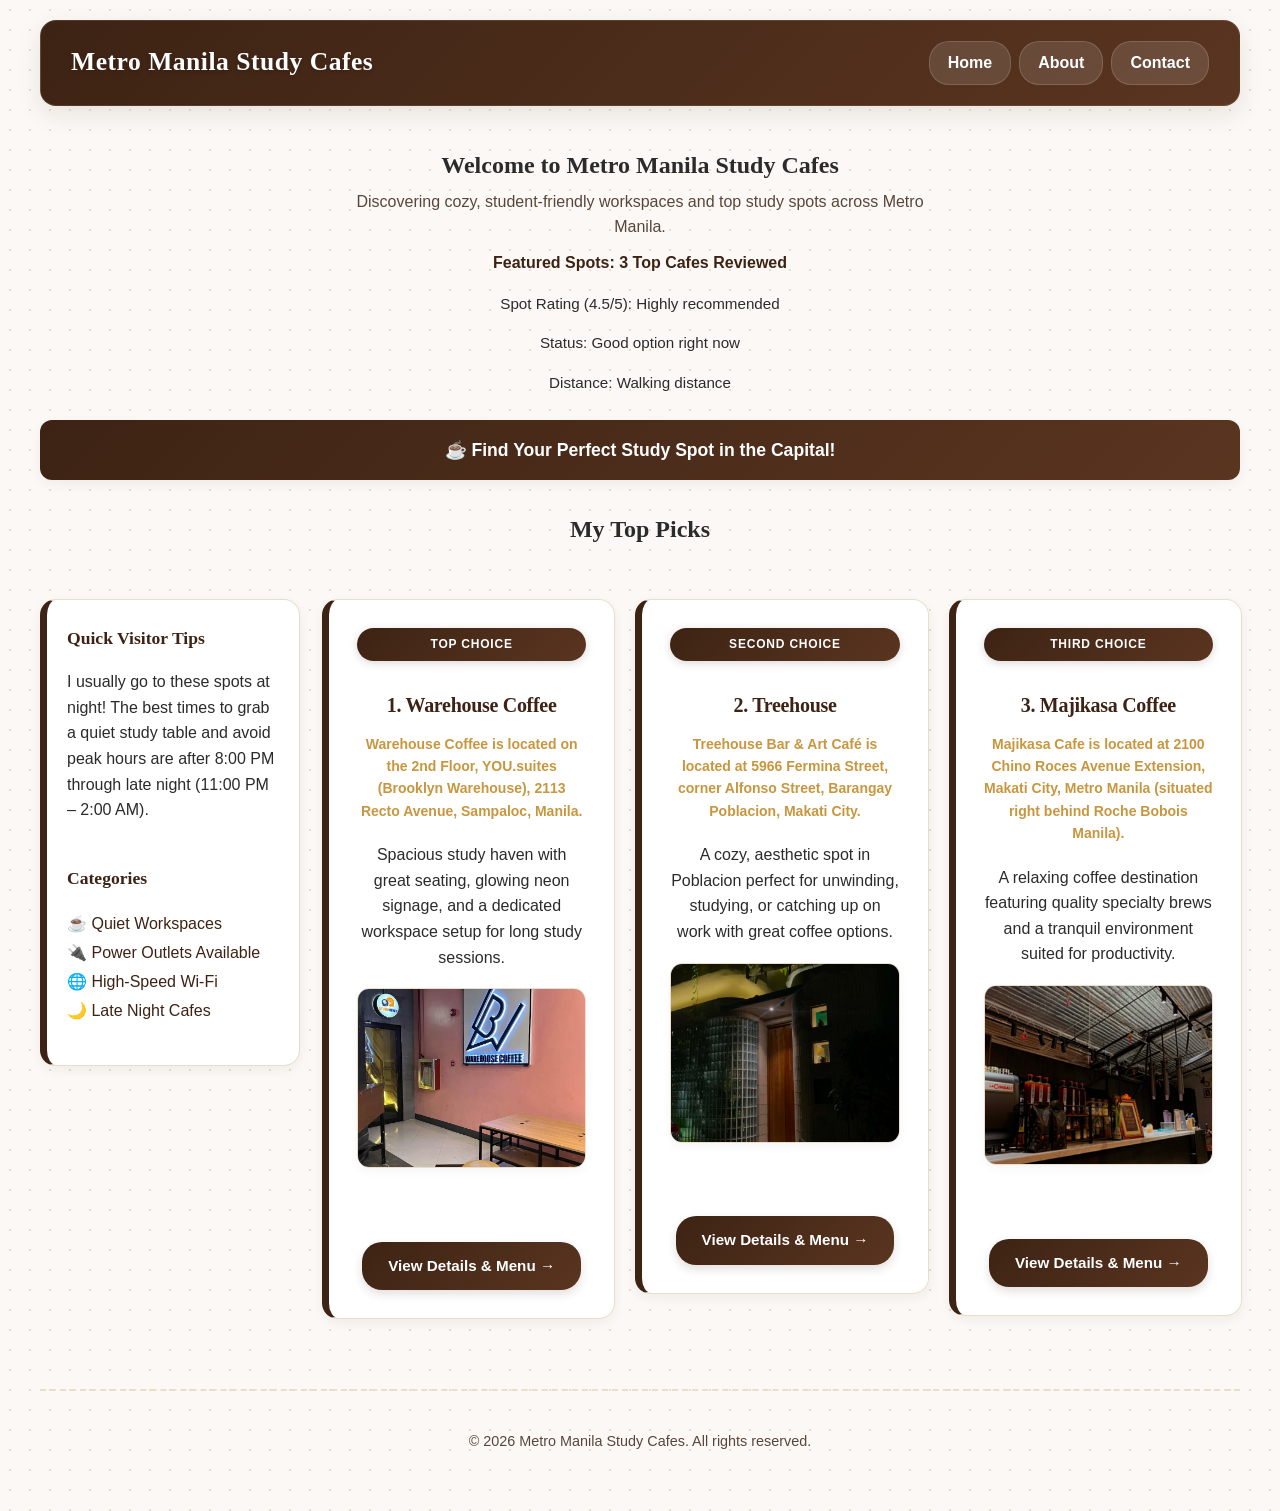
<file: index.html>
<!DOCTYPE html>
<html lang="en">
<head>
  <meta charset="UTF-8">
  <meta name="viewport" content="width=device-width, initial-scale=1.0">
  <title>Metro Manila Study Cafes - Home</title>
  <link rel="stylesheet" href="style.css">
</head>
<body>

  <!-- Activity 7.3 Grid Layout Container -->
  <div class="page">

    <!-- Header Navigation (Task 5.3 Compliant) -->
    <header>
      <h1 id="guide-title">Metro Manila Study Cafes</h1>
      <nav>
        <ul>
          <li><a href="index.html">Home</a></li>
          <li><a href="about.html">About</a></li>
          <li><a href="contact.html">Contact</a></li>
        </ul>
      </nav>
    </header>

    <!-- Top Hero Section (Spans Full Width above Sidebar + Places) -->
    <section class="top-hero">
      <div style="text-align: center; margin-bottom: 25px;">
        <h2 style="font-family: 'Georgia', serif; margin-bottom: 5px;">Welcome to Metro Manila Study Cafes</h2>
        <p style="color: var(--muted-grey); max-width: 600px; margin: 0 auto;">Discovering cozy, student-friendly workspaces and top study spots across Metro Manila.</p>
        
        <!-- JS Calculated Value Display -->
        <p id="review-count" style="font-weight: bold; color: var(--brand-color); margin-top: 10px;"></p>
        
        <!-- Activity 8.3 Decision Outputs -->
        <p id="rating-label" style="font-size: 0.95rem; margin-top: 6px;"></p>
        <p id="budget-check" style="font-size: 0.95rem; margin-top: 4px;"></p>
        <p id="distance-note" style="font-size: 0.95rem; margin-top: 4px;"></p>
      </div>

      <!-- CTA Banner Centered Horizontally & Vertically (Activity 6.3 / Lesson 6.4) -->
      <div class="cta-banner">
        <p style="margin: 0; font-size: 1.1rem; font-weight: 600;">☕ Find Your Perfect Study Spot in the Capital!</p>
      </div>

      <!-- Moved heading inside hero so main and sidebar align perfectly at card top edge -->
      <h2 style="text-align: center; font-family: 'Georgia', serif; margin-top: 25px; margin-bottom: 10px;">My Top Picks</h2>
    </section>

    <!-- Content Area: Sidebar aligned side-by-side with 3 Places -->
    <aside>
      <h3>Quick Visitor Tips</h3>
      <p>I usually go to these spots at night! The best times to grab a quiet study table and avoid peak hours are after 8:00 PM through late night (11:00 PM – 2:00 AM).</p>
      
      <br>

      <h3>Categories</h3>
      <ul style="list-style: none; padding: 0; line-height: 1.8;">
        <li>☕ <a href="#">Quiet Workspaces</a></li>
        <li>🔌 <a href="#">Power Outlets Available</a></li>
        <li>🌐 <a href="#">High-Speed Wi-Fi</a></li>
        <li>🌙 <a href="#">Late Night Cafes</a></li>
      </ul>
    </aside>

    <main>
      <!-- Task 6.4 Responsive Flexbox Container -->
      <div class="place-grid">

        <!-- Place 1 -->
        <table align="center" border="0" cellpadding="0" cellspacing="0" style="width: 100%; margin-bottom: 0;">
          <tr>
            <td>
              <fieldset class="place-card" style="text-align: center;">
                <legend>Top Choice</legend>
                <h3 style="margin: 8px 0; font-size: 20px;">1. Warehouse Coffee</h3>
                <p style="color: var(--accent-gold); font-weight: bold; margin: 4px 0; font-size: 14px;">Warehouse Coffee is located on the 2nd Floor, YOU.suites (Brooklyn Warehouse), 2113 Recto Avenue, Sampaloc, Manila.</p>
                <p style="color: var(--dark-ink); margin-bottom: 18px;">Spacious study haven with great seating, glowing neon signage, and a dedicated workspace setup for long study sessions.</p>
                
                <!-- Warehouse Coffee Image -->
                <a href="places/warehouse-coffee.html">
                  <img src="place1.jpg" alt="Warehouse Coffee">
                </a>
                <br><br>
                
                <!-- View Details Button -->
                <a href="places/warehouse-coffee.html" class="btn-link">
                  View Details & Menu &rarr;
                </a>
              </fieldset>
            </td>
          </tr>
        </table>

        <!-- Place 2 -->
        <table align="center" border="0" cellpadding="0" cellspacing="0" style="width: 100%; margin-bottom: 0;">
          <tr>
            <td>
              <fieldset class="place-card" style="text-align: center;">
                <legend>Second Choice</legend>
                <h3 style="margin: 8px 0; font-size: 20px;">2. Treehouse</h3>
                <p style="color: var(--accent-gold); font-weight: bold; margin: 4px 0; font-size: 14px;">Treehouse Bar & Art Café is located at 5966 Fermina Street, corner Alfonso Street, Barangay Poblacion, Makati City.</p>
                <p style="color: var(--dark-ink); margin-bottom: 18px;">A cozy, aesthetic spot in Poblacion perfect for unwinding, studying, or catching up on work with great coffee options.</p>
                
                <!-- Treehouse Image -->
                <a href="places/treehouse.html">
                  <img src="place2.jpg" alt="Treehouse Poblacion">
                </a>
                <br><br>

                <!-- View Details Button -->
                <a href="places/treehouse.html" class="btn-link">
                  View Details & Menu &rarr;
                </a>
              </fieldset>
            </td>
          </tr>
        </table>

        <!-- Place 3 -->
        <table align="center" border="0" cellpadding="0" cellspacing="0" style="width: 100%; margin-bottom: 0;">
          <tr>
            <td>
              <fieldset class="place-card" style="text-align: center;">
                <legend>Third Choice</legend>
                <h3 style="margin: 8px 0; font-size: 20px;">3. Majikasa Coffee</h3>
                <p style="color: var(--accent-gold); font-weight: bold; margin: 4px 0; font-size: 14px;">Majikasa Cafe is located at 2100 Chino Roces Avenue Extension, Makati City, Metro Manila (situated right behind Roche Bobois Manila).</p>
                <p style="color: var(--dark-ink); margin-bottom: 18px;">A relaxing coffee destination featuring quality specialty brews and a tranquil environment suited for productivity.</p>
                
                <!-- Majikasa Coffee Image -->
                <a href="places/majikasa-coffee.html">
                  <img src="place3.jpg" alt="Majikasa Coffee Makati">
                </a>
                <br><br>

                <!-- View Details Button -->
                <a href="places/majikasa-coffee.html" class="btn-link">
                  View Details & Menu &rarr;
                </a>
              </fieldset>
            </td>
          </tr>
        </table>

      </div>

    </main>

    <footer>
      <p id="footer-copyright">&copy; 2026 Metro Manila Study Cafes. All rights reserved.</p>
    </footer>

  </div>

  <!-- Activity 8.1 / 8.3 Linked Script -->
  <script src="script.js"></script>
</body>
</html>
</file>
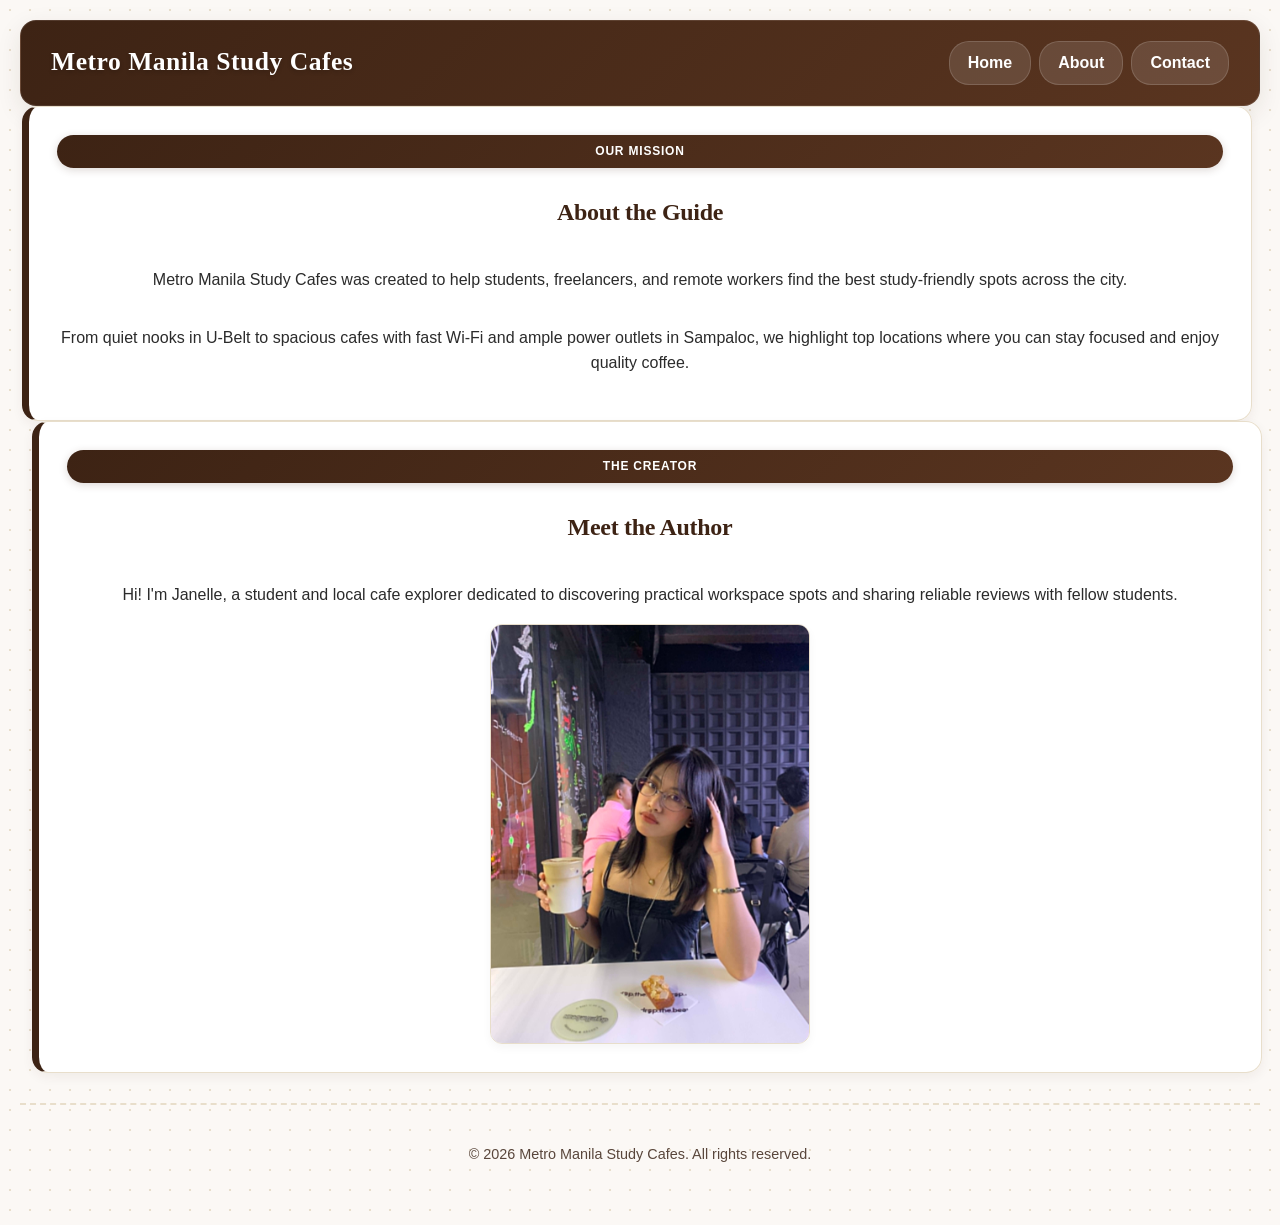
<file: about.html>
<!DOCTYPE html>
<html lang="en">
<head>
  <meta charset="UTF-8">
  <meta name="viewport" content="width=device-width, initial-scale=1.0">
  <title>Metro Manila Study Cafes - About</title>
  <link rel="stylesheet" href="style.css">
</head>
<body>

  <!-- Navigation Bar Container -->
  <header>
    <h1 id="guide-title">Metro Manila Study Cafes</h1>
    <nav>
      <ul>
        <li><a href="index.html">Home</a></li>
        <li><a href="about.html">About</a></li>
        <li><a href="contact.html">Contact</a></li>
      </ul>
    </nav>
  </header>

  <main>
    
    <div class="place-grid">
      <table align="center" border="0" cellpadding="0" cellspacing="0" style="width: 100%;">
        <tr>
          <!-- Our Mission Section -->
          <td valign="top" style="width: 50%; padding-right: 10px;">
            <fieldset class="place-card" style="text-align: center;">
              <legend>Our Mission</legend>
              <h2 style="margin-top: 5px;">About the Guide</h2>
              <p style="color: var(--dark-ink); line-height: 1.6;">Metro Manila Study Cafes was created to help students, freelancers, and remote workers find the best study-friendly spots across the city.</p>
              <p style="color: var(--dark-ink); line-height: 1.6;">From quiet nooks in U-Belt to spacious cafes with fast Wi-Fi and ample power outlets in Sampaloc, we highlight top locations where you can stay focused and enjoy quality coffee.</p>
            </fieldset>
          </td>

          <!-- Creator Section -->
          <td valign="top" style="width: 50%; padding-left: 10px;">
            <fieldset class="place-card" style="text-align: center;">
              <legend>The Creator</legend>
              <h2 style="margin-top: 5px;">Meet the Author</h2>
              <p style="color: var(--dark-ink); line-height: 1.6;">Hi! I'm Janelle, a student and local cafe explorer dedicated to discovering practical workspace spots and sharing reliable reviews with fellow students.</p>
              <img src="profile.jpg" alt="Janelle" width="220" style="margin-top: 10px;">
            </fieldset>
          </td>
        </tr>
      </table>
    </div>

  </main>

  <footer>
    <p id="footer-copyright">&copy; 2026 Metro Manila Study Cafes. All rights reserved.</p>
  </footer>

  <!-- Activity 8.1 Linked Script -->
  <script src="script.js"></script>
</body>
</html>
</file>
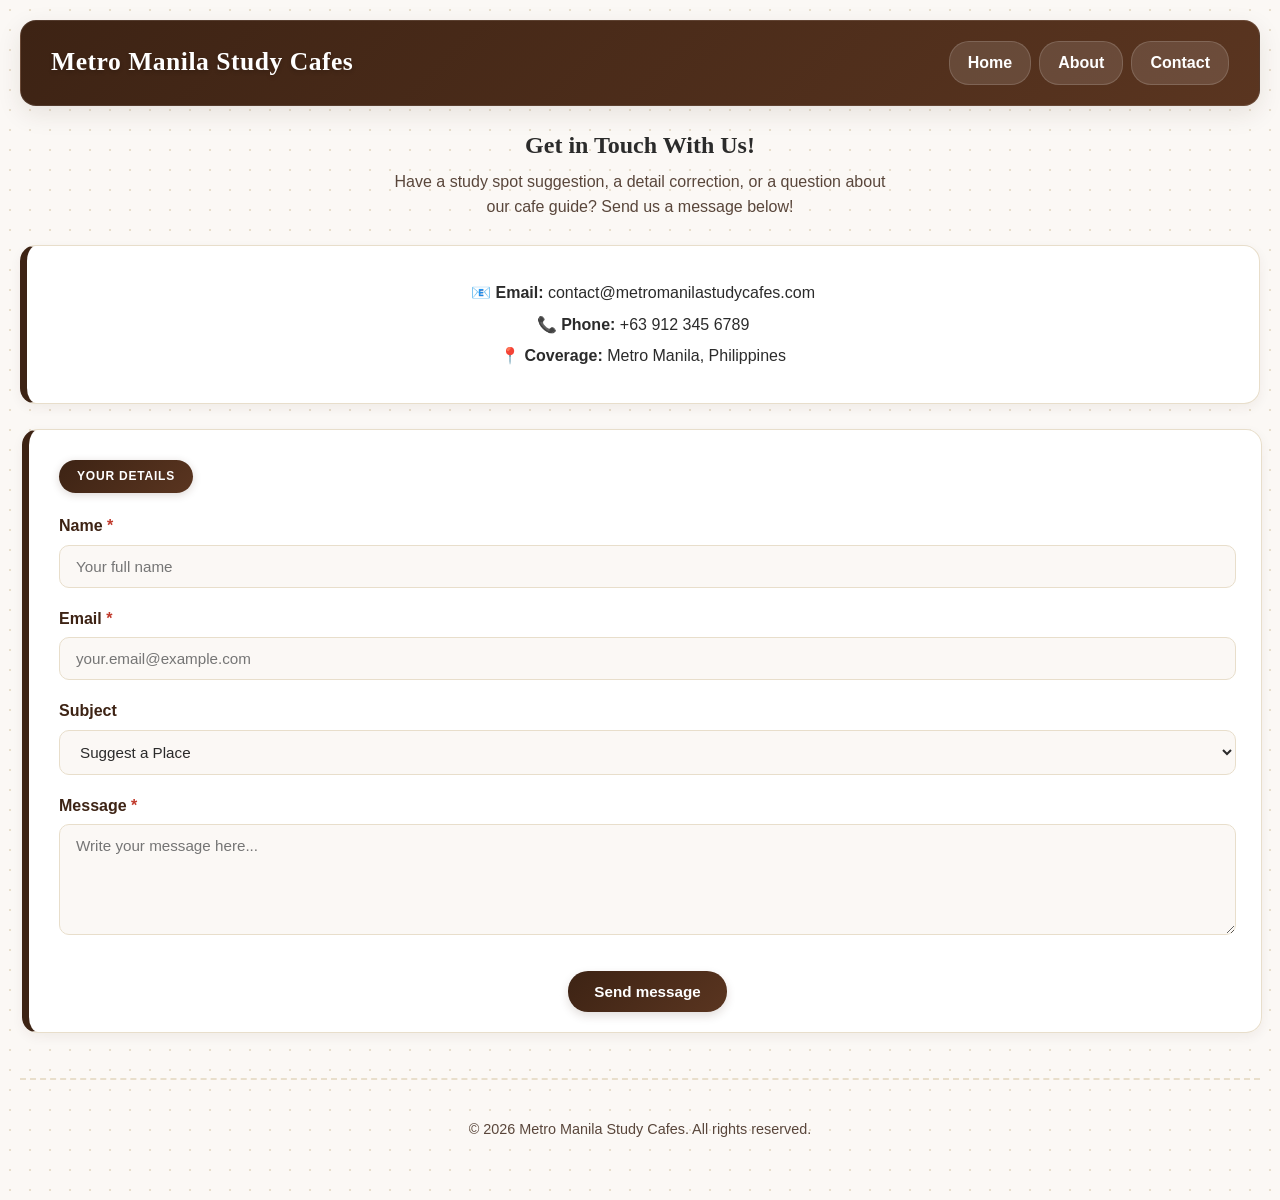
<file: contact.html>
<!DOCTYPE html>
<html lang="en">
<head>
  <meta charset="UTF-8">
  <meta name="viewport" content="width=device-width, initial-scale=1.0">
  <title>Metro Manila Study Cafes - Contact</title>
  <link rel="stylesheet" href="style.css">
</head>
<body>

  <!-- Navigation Bar Container -->
  <header>
    <h1 id="guide-title">Metro Manila Study Cafes</h1>
    <nav>
      <ul>
        <li><a href="index.html">Home</a></li>
        <li><a href="about.html">About</a></li>
        <li><a href="contact.html">Contact</a></li>
      </ul>
    </nav>
  </header>

  <main style="max-width: 550px;">
    <section style="text-align: center; margin-bottom: 25px;">
      <h2 style="font-family: 'Georgia', serif; margin-bottom: 5px;">Get in Touch With Us!</h2>
      <p style="color: var(--muted-grey); max-width: 500px; margin: 0 auto;">
        Have a study spot suggestion, a detail correction, or a question about our cafe guide? Send us a message below!
      </p>
    </section>

    <!-- Info Box -->
    <table align="center" border="0" cellpadding="0" cellspacing="0" style="width: 100%; margin-bottom: 25px;">
      <tr>
        <td>
          <div class="place-card" style="text-align: center; padding: 15px; border-radius: 16px !important; overflow: hidden !important;">
            <p style="margin: 6px 0;"><b>📧 Email:</b> contact@metromanilastudycafes.com</p>
            <p style="margin: 6px 0;"><b>📞 Phone:</b> +63 912 345 6789</p>
            <p style="margin: 6px 0;"><b>📍 Coverage:</b> Metro Manila, Philippines</p>
          </div>
        </td>
      </tr>
    </table>

    <!-- Contact Form -->
    <form action="contact.html" method="get">
      <table align="center" border="0" cellpadding="0" cellspacing="0" style="width: 100%;">
        <tr>
          <td>
            <fieldset style="border-radius: 16px !important; border-top-left-radius: 16px !important; border-bottom-left-radius: 16px !important; overflow: hidden !important;">
              <legend>Your details</legend>

              <label for="user-name" style="color: var(--brand-color); font-weight: bold; display: block; margin-bottom: 6px;">Name <span style="color: #c0392b;">*</span></label>
              <input type="text" id="user-name" name="user-name" required placeholder="Your full name">

              <label for="user-email" style="color: var(--brand-color); font-weight: bold; display: block; margin-bottom: 6px;">Email <span style="color: #c0392b;">*</span></label>
              <input type="email" id="user-email" name="user-email" required placeholder="your.email@example.com">

              <label for="subject" style="color: var(--brand-color); font-weight: bold; display: block; margin-bottom: 6px;">Subject</label>
              <select id="subject" name="subject">
                <option value="suggest-place">Suggest a Place</option>
                <option value="correct-detail">Correct a Detail</option>
                <option value="ask-question">Ask a Question</option>
                <option value="something-else">Something Else</option>
              </select>

              <label for="message" style="color: var(--brand-color); font-weight: bold; display: block; margin-bottom: 6px;">Message <span style="color: #c0392b;">*</span></label>
              <textarea id="message" name="message" rows="5" required placeholder="Write your message here..."></textarea>

              <div style="text-align: center; margin-top: 10px;">
                <button type="submit">Send message</button>
              </div>
            </fieldset>
          </td>
        </tr>
      </table>
    </form>
  </main>

  <footer>
    <p id="footer-copyright">&copy; 2026 Metro Manila Study Cafes. All rights reserved.</p>
  </footer>

  <!-- Activity 8.1 Linked Script -->
  <script src="script.js"></script>
</body>
</html>
</file>
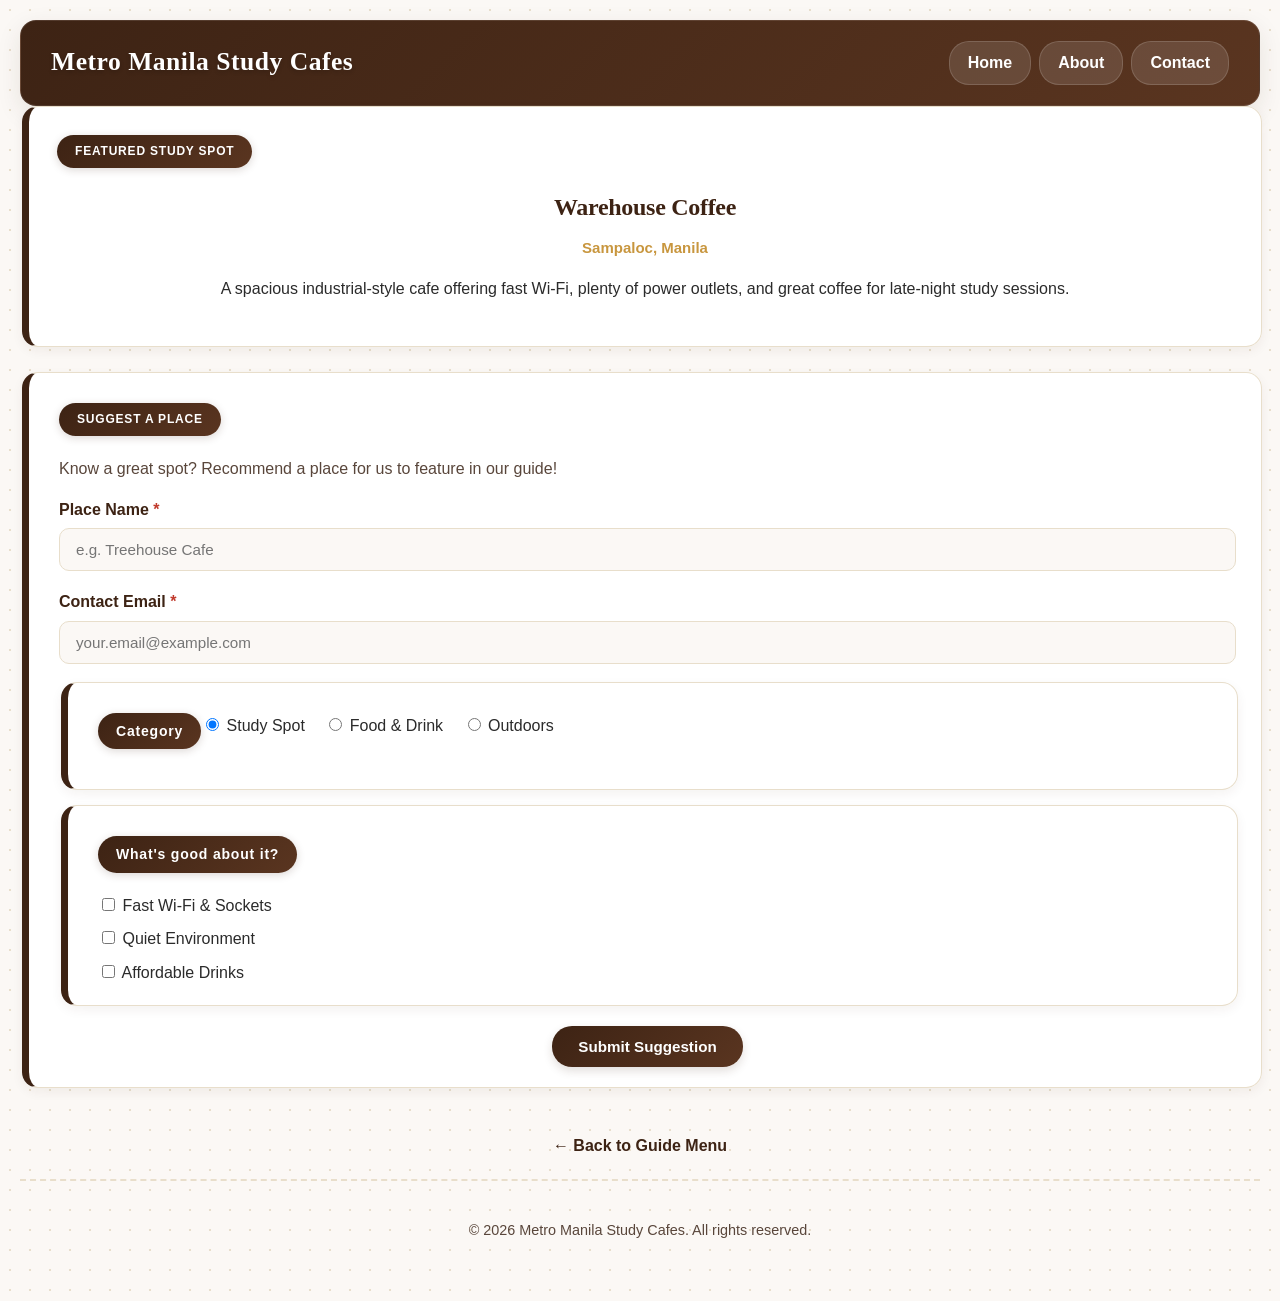
<file: places/warehouse-coffee.html>
<!DOCTYPE html>
<html lang="en">
<head>
  <meta charset="UTF-8">
  <meta name="viewport" content="width=device-width, initial-scale=1.0">
  <title>Warehouse Coffee - Metro Manila Study Cafes</title>
  <link rel="stylesheet" href="../style.css">
</head>
<body>

  <!-- Navigation Bar Container -->
  <header>
    <h1>Metro Manila Study Cafes</h1>
    <nav>
      <ul>
        <li><a href="../index.html">Home</a></li>
        <li><a href="../about.html">About</a></li>
        <li><a href="../contact.html">Contact</a></li>
      </ul>
    </nav>
  </header>

  <main style="max-width: 550px;">

    <!-- Place Details -->
    <table align="center" border="0" cellpadding="0" cellspacing="0" style="width: 100%; margin-bottom: 25px;">
      <tr>
        <td>
          <fieldset class="place-card" style="text-align: center;">
            <legend>Featured Study Spot</legend>
            
            <h2 style="margin: 10px 0;">Warehouse Coffee</h2>
            <p style="color: var(--accent-gold); font-weight: bold; font-size: 15px; margin: 5px 0;">Sampaloc, Manila</p>
            <p style="color: var(--dark-ink); line-height: 1.6;">A spacious industrial-style cafe offering fast Wi-Fi, plenty of power outlets, and great coffee for late-night study sessions.</p>
          </fieldset>
        </td>
      </tr>
    </table>

    <!-- SUGGEST-A-PLACE FORM -->
    <form action="warehouse-coffee.html" method="get">
      <table align="center" border="0" cellpadding="0" cellspacing="0" style="width: 100%;">
        <tr>
          <td>
            <fieldset>
              <legend>Suggest a Place</legend>

              <p style="color: var(--muted-grey); margin-top: 0; margin-bottom: 15px;">Know a great spot? Recommend a place for us to feature in our guide!</p>

              <!-- Required Place Name -->
              <label for="place-name" style="color: var(--brand-color); font-weight: bold; display: block; margin-bottom: 6px;">Place Name <span style="color: #c0392b;">*</span></label>
              <input type="text" id="place-name" name="place-name" required placeholder="e.g. Treehouse Cafe">

              <!-- Required Contact Email -->
              <label for="contact-email" style="color: var(--brand-color); font-weight: bold; display: block; margin-bottom: 6px;">Contact Email <span style="color: #c0392b;">*</span></label>
              <input type="email" id="contact-email" name="contact-email" required placeholder="your.email@example.com">

              <!-- Category Radio Buttons -->
              <fieldset style="border: 1px solid var(--card-border); border-radius: 8px; padding: 12px 15px; margin-bottom: 15px;">
                <legend style="background: none; color: var(--brand-color); font-weight: bold; padding: 0 5px; text-transform: none; font-size: 14px;">Category</legend>
                
                <input type="radio" id="cat-study" name="place-category" value="study-spot" checked>
                <label for="cat-study" style="margin-right: 15px; cursor: pointer;">Study Spot</label>
                
                <input type="radio" id="cat-food" name="place-category" value="food-drink">
                <label for="cat-food" style="margin-right: 15px; cursor: pointer;">Food & Drink</label>
                
                <input type="radio" id="cat-outdoor" name="place-category" value="outdoors">
                <label for="cat-outdoor" style="cursor: pointer;">Outdoors</label>
              </fieldset>

              <!-- Features Checkboxes -->
              <fieldset style="border: 1px solid var(--card-border); border-radius: 8px; padding: 12px 15px; margin-bottom: 20px;">
                <legend style="background: none; color: var(--brand-color); font-weight: bold; padding: 0 5px; text-transform: none; font-size: 14px;">What's good about it?</legend>
                
                <div style="margin-bottom: 8px;">
                  <input type="checkbox" id="good-wifi" name="place-features" value="fast-wifi">
                  <label for="good-wifi" style="cursor: pointer;">Fast Wi-Fi & Sockets</label>
                </div>
                
                <div style="margin-bottom: 8px;">
                  <input type="checkbox" id="good-quiet" name="place-features" value="quiet-environment">
                  <label for="good-quiet" style="cursor: pointer;">Quiet Environment</label>
                </div>
                
                <div>
                  <input type="checkbox" id="good-affordable" name="place-features" value="affordable-prices">
                  <label for="good-affordable" style="cursor: pointer;">Affordable Drinks</label>
                </div>
              </fieldset>

              <!-- Submit Button -->
              <div style="text-align: center;">
                <button type="submit">Submit Suggestion</button>
              </div>

            </fieldset>
          </td>
        </tr>
      </table>
    </form>

    <div style="text-align: center; margin-top: 20px;">
      <a href="../index.html" style="font-weight: bold;">&larr; Back to Guide Menu</a>
    </div>

  </main>

  <footer>
    <p>&copy; 2026 Metro Manila Study Cafes. All rights reserved.</p>
  </footer>

  <script src="../script.js"></script>
</body>
</html>
</file>
<file: style.css>
/* ==========================================================================
   1. VARIABLES & CREATIVE THEME EXTENSIONS
   ========================================================================== */
:root {
  --brand-color: #3d2314;       /* Deep Roast Espresso */
  --brand-medium: #5a3520;     /* Warm Mocha */
  --accent-gold: #c8963e;      /* Creamy Caramel Accent */
  --dark-ink: #2b2b2b;
  --muted-grey: #59463b;       /* Adjusted to pass >= 4.5:1 contrast against #fbf8f5 */
  --light-bg: #fbf8f5;         /* Soft Cream Background */
  --white: #ffffff;
  --card-border: #e8decb;
  --shadow-sm: 0 4px 12px rgba(61, 35, 20, 0.06);
  --shadow-md: 0 8px 24px rgba(61, 35, 20, 0.1);
  --accent-foam: #f2e9dc;      /* Subtitle/Highlight background */
}

/* ==========================================================================
   2. BASE STYLES & ATMOSPHERIC PATTERN
   ========================================================================== */
*,
*::before,
*::after {
  box-sizing: border-box;
}

body {
  font-family: 'Segoe UI', Tahoma, Geneva, Verdana, sans-serif;
  line-height: 1.6;
  background-color: var(--light-bg);
  /* Subtle stationery grid pattern for cafe vibe */
  background-image: radial-gradient(var(--card-border) 0.8px, transparent 0.8px);
  background-size: 20px 20px;
  color: var(--dark-ink);
  margin: 0;
  padding: 20px;
}

a {
  color: var(--brand-color);
  text-decoration: none;
  transition: all 0.2s ease;
}

a:hover {
  color: var(--accent-gold);
}

/* Task 5.4 - Accessible Keyboard Focus State (Uses Brand Color Variable) */
a:focus,
button:focus,
input:focus,
select:focus,
textarea:focus {
  outline: 3px solid var(--brand-color) !important;
  outline-offset: 3px !important;
}

/* ==========================================================================
   3. LAYOUT REGIONS & FLEXBOX HEADER (Activity 6.3)
   ========================================================================== */
header,
.site-header {
  display: flex !important;
  justify-content: space-between !important;
  align-items: center !important;
  background: linear-gradient(135deg, var(--brand-color) 0%, var(--brand-medium) 100%) !important;
  color: var(--white);
  padding: 20px 30px !important;
  border-radius: 16px !important;
  box-shadow: var(--shadow-md);
  max-width: 800px;
  margin: 0 auto 25px auto;
  border: 1px solid rgba(255, 255, 255, 0.1);
}

header h1,
.site-header h1 {
  color: var(--white) !important;
  font-family: 'Georgia', serif !important;
  font-size: 1.6rem !important;
  letter-spacing: 0.5px;
  margin: 0 !important;
  display: block;
  text-shadow: 0 2px 4px rgba(0, 0, 0, 0.2);
}

header h1 a,
.site-header h1 a {
  color: var(--white) !important;
  text-decoration: none !important;
}

/* Flexbox Nav Container & Link Spacing (Gap) */
nav {
  margin: 0 !important;
  width: auto !important;
}

nav ul,
.site-header nav ul {
  display: flex !important;
  gap: 16px !important; /* Flexbox gap used for link spacing */
  list-style: none !important;
  padding: 0 !important;
  margin: 0 !important;
  align-items: center !important;
}

nav li,
.site-header nav li {
  display: block !important; /* Flexbox replaces display: inline-block */
  margin: 0 !important;
}

nav a {
  color: var(--white) !important;
  font-weight: 600;
  padding: 8px 18px;
  border-radius: 20px;
  background-color: rgba(255, 255, 255, 0.12);
  border: 1px solid rgba(255, 255, 255, 0.15);
  display: inline-block;
  transition: all 0.25s ease;
  white-space: nowrap;
}

nav a:hover {
  background-color: var(--accent-gold) !important;
  color: var(--white) !important;
  text-decoration: none;
  transform: translateY(-2px);
  box-shadow: 0 4px 10px rgba(200, 150, 62, 0.3);
}

/* Centered Banner/Call-to-Action (Lesson 6.4 Flexbox Centering) */
.hero-banner,
.cta-banner {
  display: flex !important;
  justify-content: center !important;
  align-items: center !important;
  min-height: 100px; /* Explicit height for vertical centering */
  background: linear-gradient(135deg, var(--brand-color), var(--brand-medium));
  color: var(--white);
  border-radius: 12px;
  margin: 20px auto;
  padding: 20px;
  text-align: center !important;
  box-shadow: var(--shadow-sm);
}

main {
  max-width: 900px; /* Changed from 650px to fit cards side-by-side */
  margin: 30px auto;
  padding: 0;
}

footer {
  text-align: center;
  padding: 24px;
  color: var(--muted-grey);
  font-size: 0.9rem;
  border-top: 2px dashed var(--card-border);
  margin-top: 40px;
}

/* ==========================================================================
   4. COMPONENTS (Task 5.4 - Place Entry Cards & Form Elements)
   ========================================================================== */
.place-card,
fieldset {
  position: relative !important;
  background-color: var(--white) !important;
  border: 1px solid var(--card-border) !important;
  border-left: 7px solid var(--brand-color) !important; /* Forces the thick 7px accent */
  border-radius: 16px !important;
  padding: 28px !important;
  margin-bottom: 25px;
  box-shadow: var(--shadow-sm) !important;
  transition: transform 0.25s ease, box-shadow 0.25s ease, border-left-color 0.25s ease !important;
}

/* Hover transition to gold accent */
.place-card:hover,
fieldset:hover {
  transform: translateY(-3px) !important;
  box-shadow: var(--shadow-md) !important;
  border-left-color: var(--accent-gold) !important;
}

/* Task 5.4 - Coloured left border using brand variable */
.place-card {
  border-left: 7px solid var(--brand-color) !important;
}

.place-card:hover,
fieldset:hover {
  transform: translateY(-3px);
  box-shadow: var(--shadow-md);
  border-left-color: var(--accent-gold) !important;
}

/* Task 5.4 - Distinct font-size and color on place name */
.place-card h2, 
.place-card h3 {
  margin-top: 0;
  color: var(--brand-color);
  font-family: 'Georgia', serif;
  font-size: 1.5rem;
  letter-spacing: -0.3px;
}

.place-card img {
  max-width: 100%;
  height: auto;
  border-radius: 12px;
  border: 1px solid var(--card-border);
  box-shadow: 0 4px 10px rgba(0, 0, 0, 0.04);
}

/* Task 5.4 - Styled Legend using Brand/Accent Variable */
legend {
  background: linear-gradient(135deg, var(--brand-color), var(--brand-medium)) !important;
  color: var(--white) !important;
  padding: 7px 18px !important;
  border-radius: 20px !important;
  font-weight: bold;
  font-size: 12px;
  letter-spacing: 0.8px;
  text-transform: uppercase;
  box-shadow: 0 2px 8px rgba(61, 35, 20, 0.18);
}

/* Task 5.4 - Form Controls & Consistent Padding */
input[type="text"], 
input[type="email"], 
textarea, 
select {
  width: 100%;
  padding: 12px 16px;
  border: 1.5px solid var(--card-border);
  border-radius: 10px;
  margin-bottom: 18px;
  font-family: inherit;
  font-size: 0.95rem;
  color: var(--dark-ink);
  background-color: var(--light-bg);
  transition: border-color 0.2s ease, box-shadow 0.2s ease, background-color 0.2s ease;
}

input[type="text"]:focus, 
input[type="email"]:focus, 
textarea:focus,
select:focus {
  background-color: var(--white);
  border-color: var(--brand-color) !important;
  box-shadow: 0 0 0 3px rgba(61, 35, 20, 0.12);
}

/* Task 5.4 - Styled Submit Button & Links */
button[type="submit"], 
.btn-link {
  background: linear-gradient(135deg, var(--brand-color), var(--brand-medium));
  color: var(--white) !important;
  border: none;
  padding: 12px 26px;
  border-radius: 20px;
  font-weight: bold;
  font-size: 0.95rem;
  cursor: pointer;
  transition: opacity 0.2s ease, transform 0.2s ease, box-shadow 0.2s ease;
  display: inline-block;
  box-shadow: 0 4px 10px rgba(61, 35, 20, 0.15);
}

button[type="submit"]:hover, 
.btn-link:hover {
  opacity: 0.95;
  transform: translateY(-2px);
  box-shadow: 0 6px 14px rgba(61, 35, 20, 0.25);
  color: var(--white);
}

/* Fix Fieldset Browser Rendering & Legend Cutoff */
fieldset {
  /* Resets browser-native fieldset layout behavior */
  display: block !important;
  min-inline-size: auto !important;
  
  /* Retains thick border while forcing rounded corners to clip properly */
  border: 1px solid var(--card-border) !important;
  border-left: 7px solid var(--brand-color) !important;
  border-radius: 16px !important;
  overflow: hidden !important;
  
  /* Generous internal spacing so form elements don't touch or crowd the left border */
  padding: 30px 25px 20px 30px !important;
}

/* Adjust legend placement so it doesn't interrupt or displace the top-left corner border */
fieldset > legend {
  float: left !important;
  margin-bottom: 20px !important;
}

fieldset > legend + * {
  clear: both !important;
}

.place-grid {
  display: flex !important;
  flex-wrap: wrap !important;
  gap: 24px !important;
  margin-bottom: 30px !important;
}

.place-grid table {
  flex: 1 1 240px !important;
}

/* 1. Make Main Container and Header match widths */
main, 
header, 
.site-header {
  max-width: 960px !important;
  width: 100% !important;
  box-sizing: border-box !important;
}

/* 2. Fix CTA Banner Sizing & Padding */
.cta-banner {
  max-width: 100% !important;
  min-height: auto !important;
  padding: 16px 20px !important;
  margin: 20px 0 30px 0 !important;
}

/* 3. Equal Card Heights & Image Alignment */
.place-grid {
  display: flex !important;
  flex-wrap: wrap !important;
  gap: 20px !important;
  align-items: stretch !important; /* Forces cards to match height */
}

.place-grid table {
  flex: 1 1 260px !important;
  display: flex !important;
  flex-direction: column !important;
  height: 100% !important;
}

.place-grid tbody,
.place-grid tr,
.place-grid td {
  display: flex !important;
  flex-direction: column !important;
  flex: 1 !important;
  height: 100% !important;
  width: 100% !important;
}

.place-card {
  display: flex !important;
  flex-direction: column !important;
  justify-content: space-between !important;
  height: 100% !important;
  margin-bottom: 0 !important;
  box-sizing: border-box !important;
}

/* Standardize card images */
.place-card img {
  width: 100% !important;
  height: 180px !important;
  object-fit: cover !important; /* Crops images cleanly to identical dimensions */
  margin-top: auto !important; /* Pushes every image down to bottom baseline */
}

/* Standardize coffee card images overlay rule */
main img[src*="place"], 
main fieldset img {
  object-fit: cover !important;
}

/* FIX AUTHOR PORTRAIT PHOTO FRAME */
main img:not([src*="place"]) {
  width: 100% !important;
  max-width: 320px !important; /* Restricts portrait image from spreading too wide */
  height: 420px !important;    /* Provides vertical height for full face visibility */
  object-fit: cover !important; /* Fills frame without side margins */
  object-position: center 20% !important; /* Centers image on face */
  border-radius: 12px !important;
  display: block !important;
  margin: 0 auto !important;
}

/* ==========================================================================
   EQUAL HEIGHT CARDS & AUTHOR PORTRAIT PHOTO FIX
   ========================================================================== */

/* 1. Force table structures to stretch full card height */
.place-grid tr {
  display: flex !important;
  flex-direction: column !important;
  height: 100% !important;
}

.place-grid td {
  display: flex !important;
  flex-direction: column !important;
  justify-content: space-between !important;
  flex: 1 !important;
  height: 100% !important;
}

/* 2. Ensure all place-card containers match Warehouse Coffee's height */
.place-card {
  display: flex !important;
  flex-direction: column !important;
  justify-content: space-between !important;
  height: 100% !important;
  min-height: 100% !important;
}

.place-card img {
  width: 100% !important;
  height: 180px !important;
  object-fit: cover !important;
  margin-top: auto !important;
}

main fieldset,
main .place-card,
main section {
  width: 100% !important;
  max-width: 100% !important;
  box-sizing: border-box !important;
  display: block !important;
}

/* ==========================================================================
   FORCE FULL WIDTH LAYOUT ON ABOUT PAGE CARDS & FIELDSETS
   ========================================================================== */

main fieldset,
main fieldset.place-card,
body#about main fieldset,
body#about .place-card {
  width: 100% !important;
  max-width: 100% !important;
  min-width: 100% !important;
  display: block !important;
  float: none !important;
  box-sizing: border-box !important;
}

main fieldset table,
main fieldset tbody,
main fieldset tr,
main fieldset td {
  width: 100% !important;
  display: block !important;
}

/* ==========================================================================
   EQUAL HEIGHT CARDS ALIGNMENT FIX
   ========================================================================== */

/* Force table cells inside place-grid to match heights and fill container */
.place-grid table tr,
.place-grid td {
  height: 100% !important;
  vertical-align: top !important;
}

.place-grid .place-card {
  display: flex !important;
  flex-direction: column !important;
  justify-content: space-between !important;
  height: 100% !important;
  min-height: 100% !important;
  box-sizing: border-box !important;
}

.place-grid .place-card img {
  margin-top: auto !important;
}

.place-grid .place-card .btn-link,
.place-grid .place-card button {
  margin-top: 15px !important;
}

/* ==========================================================================
   ALIGN BUTTONS & IMAGES TO BOTTOM BASELINE
   ========================================================================== */

.place-card {
  display: flex !important;
  flex-direction: column !important;
}

.place-card img {
  margin-top: auto !important;
}

.place-card a.btn-link,
.place-card button {
  margin-top: 15px !important;
  align-self: center !important;
}

/* ==========================================================================
   Activity 7.3: Named Grid Area Skeleton Layout
   ========================================================================== */
.page {
  display: grid !important;
  grid-template-columns: 240px 1fr !important;
  grid-template-areas:
    "masthead masthead"
    "side     main"
    "foot     foot" !important;
  gap: 20px !important;
  max-width: 1100px !important;
  margin: 0 auto !important;
}

/* Assign Page Regions to Grid Areas */
header,
.site-header { 
  grid-area: masthead !important; 
  width: 100% !important;
  max-width: 100% !important;
  margin: 0 !important;
}

aside { 
  grid-area: side !important;
  background-color: var(--white);
  border: 1px solid var(--card-border);
  border-left: 7px solid var(--brand-color);
  border-radius: 16px;
  padding: 24px 20px;
  box-shadow: var(--shadow-sm);
  align-self: start;
}

aside h3 {
  margin-top: 0;
  color: var(--brand-color);
  font-family: 'Georgia', serif;
  font-size: 1.1rem;
}

main { 
  grid-area: main !important; 
  width: 100% !important;
  max-width: 100% !important;
  margin: 0 !important;
}

footer { 
  grid-area: foot !important; 
  width: 100% !important;
  margin-top: 20px !important;
}

/* ==========================================================================
   ADDED OVERRIDES: SIDEBAR ALIGNMENT & FULL-WIDTH HERO OVERRIDE
   ========================================================================== */

/* 1. Update Grid Layout template areas to support hero banner row */
.page {
  grid-template-columns: 260px 1fr !important;
  grid-template-areas:
    "masthead masthead"
    "hero     hero"
    "side     main"
    "foot     foot" !important;
  max-width: 1200px !important;
}

/* 2. Assign top-hero container to span full width top grid row */
.top-hero {
  grid-area: hero !important;
  width: 100% !important;
  margin-bottom: 20px;
}

/* 3. Ensure sidebar locks to the top of the main places section */
aside {
  align-self: start !important;
}

/* ==========================================================================
   ACTIVITY 7.4: MOBILE-FIRST RESPONSIVE OVERRIDES & ENHANCEMENTS
   ========================================================================== */

/* Prevent accidental horizontal scrolling on small viewports */
html, body {
  overflow-x: hidden;
}

/* Base Mobile Layout (Single column stacking) */
.page {
  display: grid !important;
  grid-template-columns: 1fr !important;
  grid-template-areas:
    "masthead"
    "hero"
    "main"
    "side"
    "foot" !important;
  gap: 20px !important;
  width: 100% !important;
  max-width: 100% !important;
}

/* Mobile Header & Nav adjustments */
header,
.site-header {
  flex-direction: column !important;
  text-align: center !important;
  gap: 15px !important;
  padding: 18px 15px !important;
}

nav ul,
.site-header nav ul {
  flex-wrap: wrap !important;
  justify-content: center !important;
  gap: 8px !important;
}

/* Place grid card stacking on mobile */
.place-grid {
  display: flex !important;
  flex-direction: column !important;
  gap: 20px !important;
}

.place-grid table {
  width: 100% !important;
}

/* Progressive enhancement for Tablet & Desktop using min-width queries */
@media (min-width: 700px) {
  header,
  .site-header {
    flex-direction: row !important;
    text-align: left !important;
    padding: 20px 30px !important;
  }

  .place-grid {
    flex-direction: row !important;
    flex-wrap: wrap !important;
  }

  .place-grid table {
    flex: 1 1 220px !important;
  }
}

@media (min-width: 900px) {
  .page {
    grid-template-columns: 260px 1fr !important;
    grid-template-areas:
      "masthead masthead"
      "hero     hero"
      "side     main"
      "foot     foot" !important;
    max-width: 1200px !important;
  }
}

/* ==========================================================================
   ALIGN SIDEBAR TOP EDGE WITH CARDS GRID FIX
   ========================================================================== */

/* Remove default top margins so aside and main containers align exactly */
aside,
main {
  margin-top: 0 !important;
  align-self: start !important;
}

/* Ensure the place grid aligns flush to top of main */
main .place-grid {
  margin-top: 0 !important;
}
</file>
